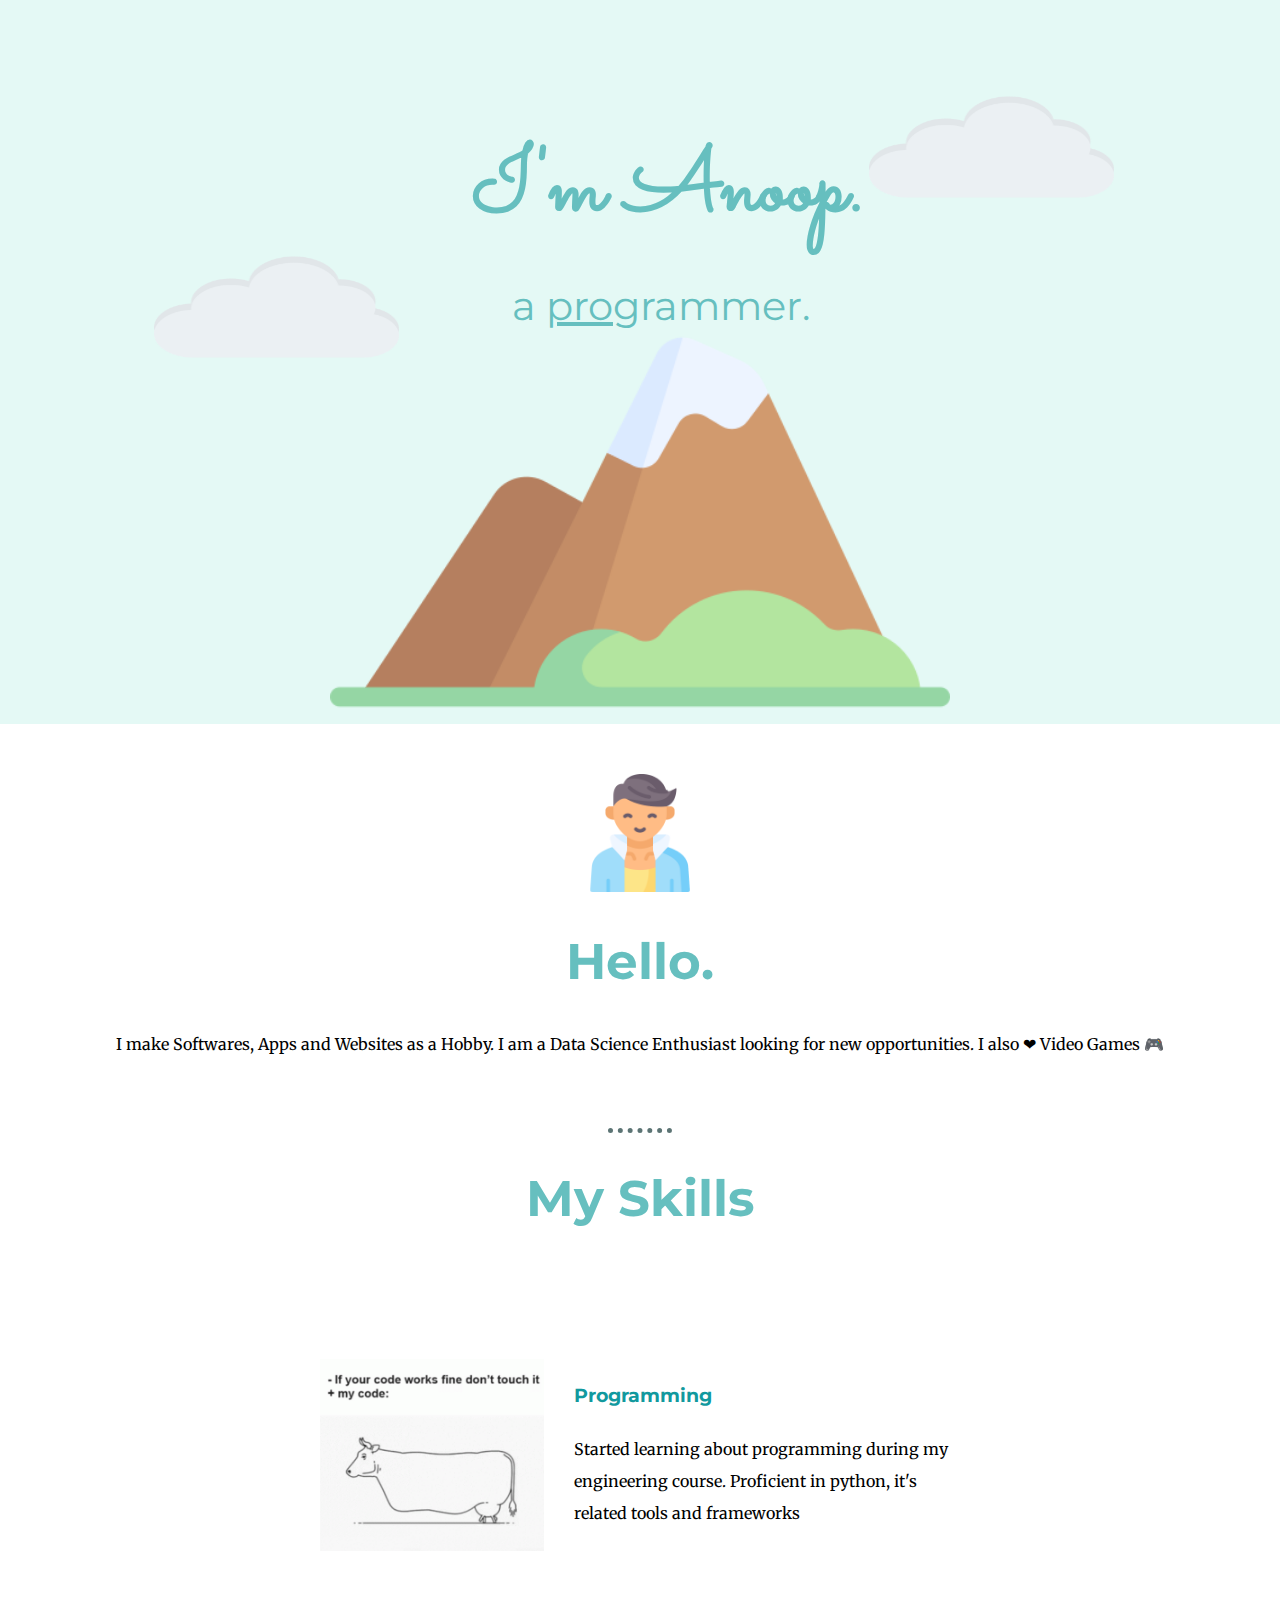
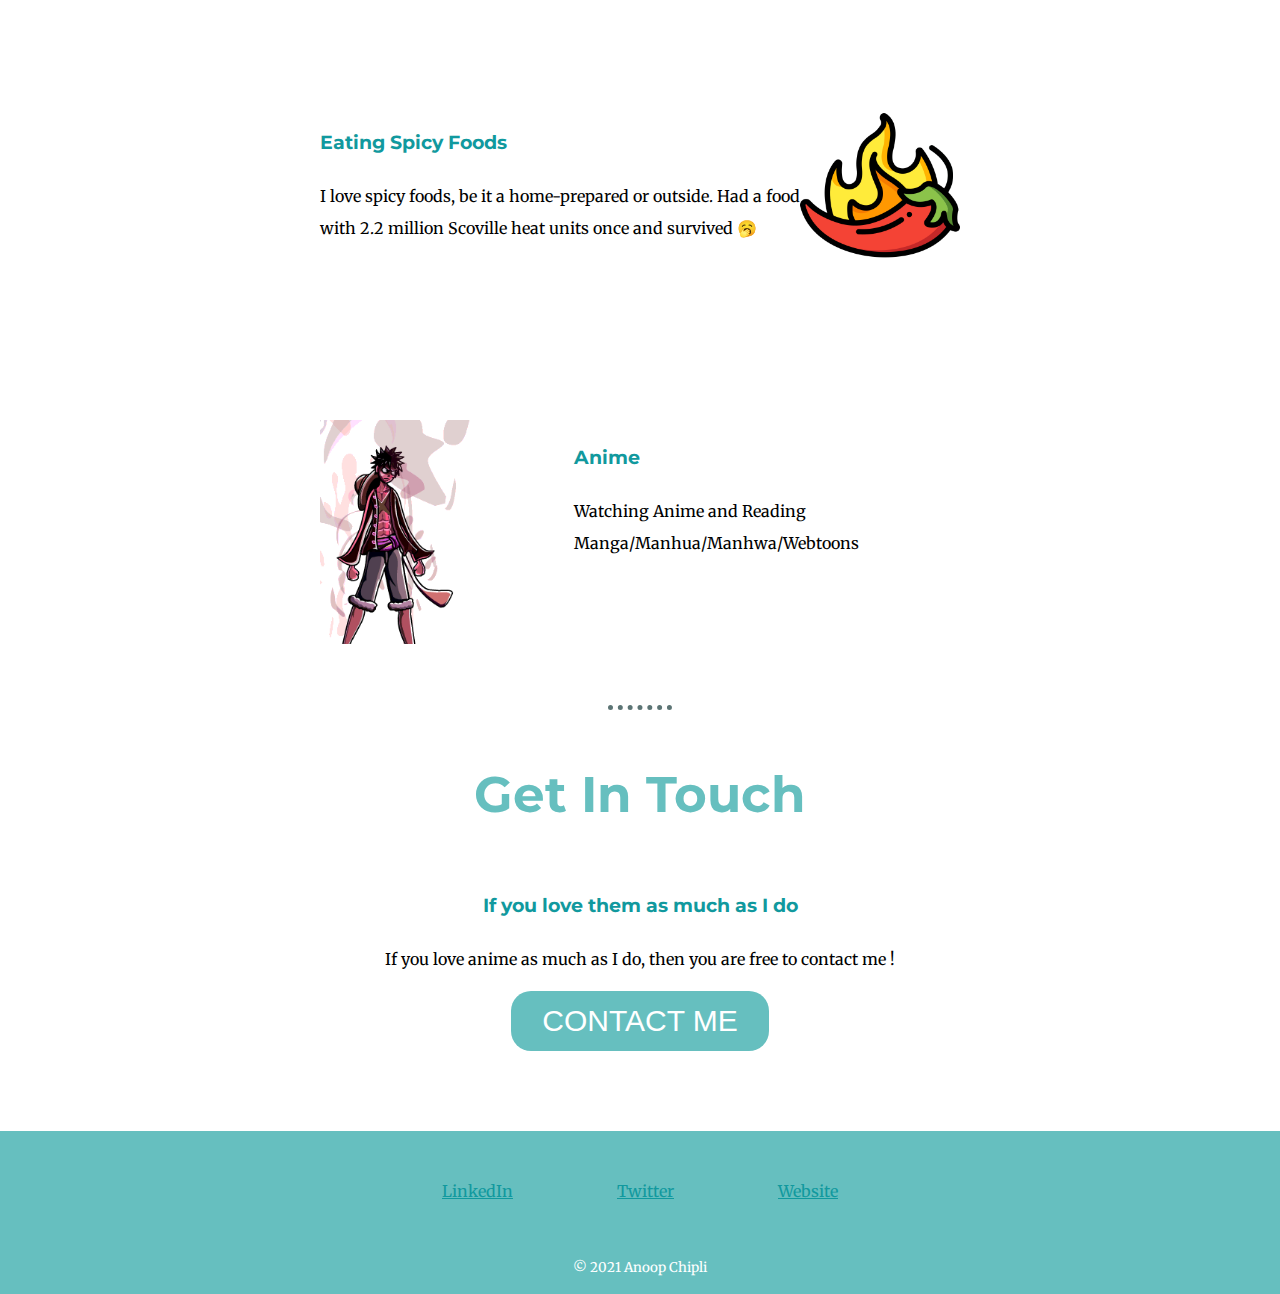
<file: index.html>
<!DOCTYPE html>
<html lang="en" dir="ltr">

<head>
  <meta charset="utf-8">
  <title>Anoop C A</title>
  <link rel="stylesheet" href="css/styles.css">
  <link rel="icon" href="images/a_fav.ico">
  <link rel="preconnect" href="https://fonts.gstatic.com">
  <link href="https://fonts.googleapis.com/css2?family=Merriweather&family=Montserrat&family=Sacramento&display=swap" rel="stylesheet">
</head>

<body>

  <div class="top-section">
    <img src="images/cloud.png" alt="cloud-img1" class="top-cloud">
    <h1 class="Intro">I'm Anoop.</h1>
    <h2 class="Intro-p">a <span class="pro">pro</span>grammer.</h2>
    <img src="images/cloud.png" alt="cloud-img2" class="bottom-cloud">
    <img src="images/mountain.png" alt="mountain-img" class="mountain">
  </div>

  <div class="middle-section">
    <div class="profile">
      <img src="images/me.png" alt="profile-pic" class="profile-pic">
      <h2>Hello.</h2>
      <p>I make Softwares, Apps and Websites as a Hobby. I am a Data Science Enthusiast looking for new opportunities. I also ❤ Video Games 🎮</p>
    </div>
    <hr>
    <div class="skills">
      <h2>My Skills</h2>
      <div class="skill-row">
        <img class="programming-img" src="images/skill1-img.gif" alt="programming-img">
        <h3>Programming</h3>
        <p class="skill1-para">Started learning about programming during my engineering course. Proficient in python, it's related tools and frameworks</p>
      </div>
      <div class="skill-row">
        <img class="hot-img" src="images/skill2-img.png" alt="hot-img">
        <h3>Eating Spicy Foods</h3>
        <p class="skill2-para">I love spicy foods, be it a home-prepared or outside. Had a food with 2.2 million Scoville heat units once and survived 🥱</p>
      </div>
      <div class="skill-row">
        <img class="anime-img" src="images/skill3-img.gif" alt="anime-img">
        <h3>Anime</h3>
        <p class="skill3-para">Watching Anime and Reading Manga/Manhua/Manhwa/Webtoons</p>
      </div>
    </div>
    <hr>
    <div class="contact-me">
      <h2>Get In Touch</h2>
      <h3>If you love them as much as I do</h3>
      <p>If you love anime as much as I do, then you are free to contact me ! </p>
      <a class="btn-cntme" href="mailto:anoopssjchipli@gmail.com">CONTACT ME</a>
    </div>
  </div>

  <div class="bottom-section">
    <a class="footer-link" href="https://www.linkedin.com/in/anoop-c-a-48b736154/">LinkedIn</a>
      <a class="footer-link" href="">Twitter</a>
      <a class="footer-link" href="">Website</a>
      <p class="footer-rights">© 2021 Anoop Chipli</p>
  </div>
</body>

</html>
</file>
<file: css/styles.css>
body{
  margin:0;
  text-align: center;
  font-family: 'Merriweather', serif;
}

h1{
  margin-top: 0;
  font-family: 'Sacramento', cursive;
  font-size: 90px;
  color:  #66BFBF;
  line-height: 2;
}

h2{

  font-family: 'Montserrat', sans-serif;
  color:  #66BFBF;
  margin-top: 35px;
  font-size: 50px;
}

h3{

  font-family: 'Montserrat', sans-serif;
  color: #11999E;
}



.top-section{
  background-color: #e4f9f5;
  position: relative;
  padding-top: 100px
/*  border:10px solid;
  padding: 20px;
  width: 200px;
  height: 200px;*/

}

.middle-section{
  background-color: white;


}
.profile{
  padding: 50px;

}

.profile-pic{
  width: 10%;

}

.bottom-section{
margin: 80px 0 0 0;
    background-color: #66bfbf;
    padding: 50px;

}

.Intro{
  display: inline-block;
      position: absolute;
      left: 37%;
      top: 14%;
}
.Intro-p{
  display: inline-block;
    position: absolute;
    top: 34%;
    left: 40%;
    font-size: 2.5em;
    font-weight: normal;
}

.pro{
  text-decoration: underline;
}

.top-cloud{
  position: absolute;
  right: 13%;
  width: 245px;
  height: 150px;
  top: 10%;
}

.bottom-cloud{
  position: absolute;
width: 245px;
height: 150px;
top: 32%;
left: 12%;

}

.mountain{
  position: relative;
    top: 112px;
    width: 620px;
}
.footer-link{
  color: #11999E;
}

.skill-row{
  width: 50%;
  margin: 100px auto;
  text-align: left;
  padding: 30px;
  line-height: 2;
}

.programming-img{
  width: 35%;
  float: left;
  margin-right: 30px;
}

.hot-img{
  width: 25%;
  float: right;
}

.anime-img{
  width: 35%;
  float: left;
  margin-right: 30px;
}

hr{
  border-style: dotted none none;
  width: 5%;
  border-color: #5c7474;
  border-width: 5px;
}

.btn-cntme{
  -webkit-border-radius: 20px;
 -moz-border-radius: 20px;
 border-radius: 20px;
 height: 0;
 line-height: 0;
 color: #FFFFFF;
 font-family: Arial;
 width: 198px;
 font-size: 30px;
 font-weight: 100;
 padding: 30px;
 background-color: #66BFBF;
 text-decoration: none;
 display: inline-block;
 cursor: pointer;
 text-align: center;
}
.btn-cntme:hover{
  border: solid #337FED 1px;
background: #1EB2D0;
background-image: -webkit-linear-gradient(top, #1EB2D0, #66BFBF);
background-image: -moz-linear-gradient(top, #1EB2D0, #66BFBF);
background-image: -ms-linear-gradient(top, #1EB2D0, #66BFBF);
background-image: -o-linear-gradient(top, #1EB2D0, #66BFBF);
background-image: -webkit-gradient(to bottom, #1EB2D0, #66BFBF);
-webkit-border-radius: 20px;
-moz-border-radius: 20px;
border-radius: 20px;
text-decoration: none;
}

.contact-me{
  line-height: 2;
}

.footer-rights{
  color: white;
  position: relative;
  top: 45px;
  font-size: smaller
}
.footer-link{
  padding: 50px;
  color: #11999E;
}
</file>
